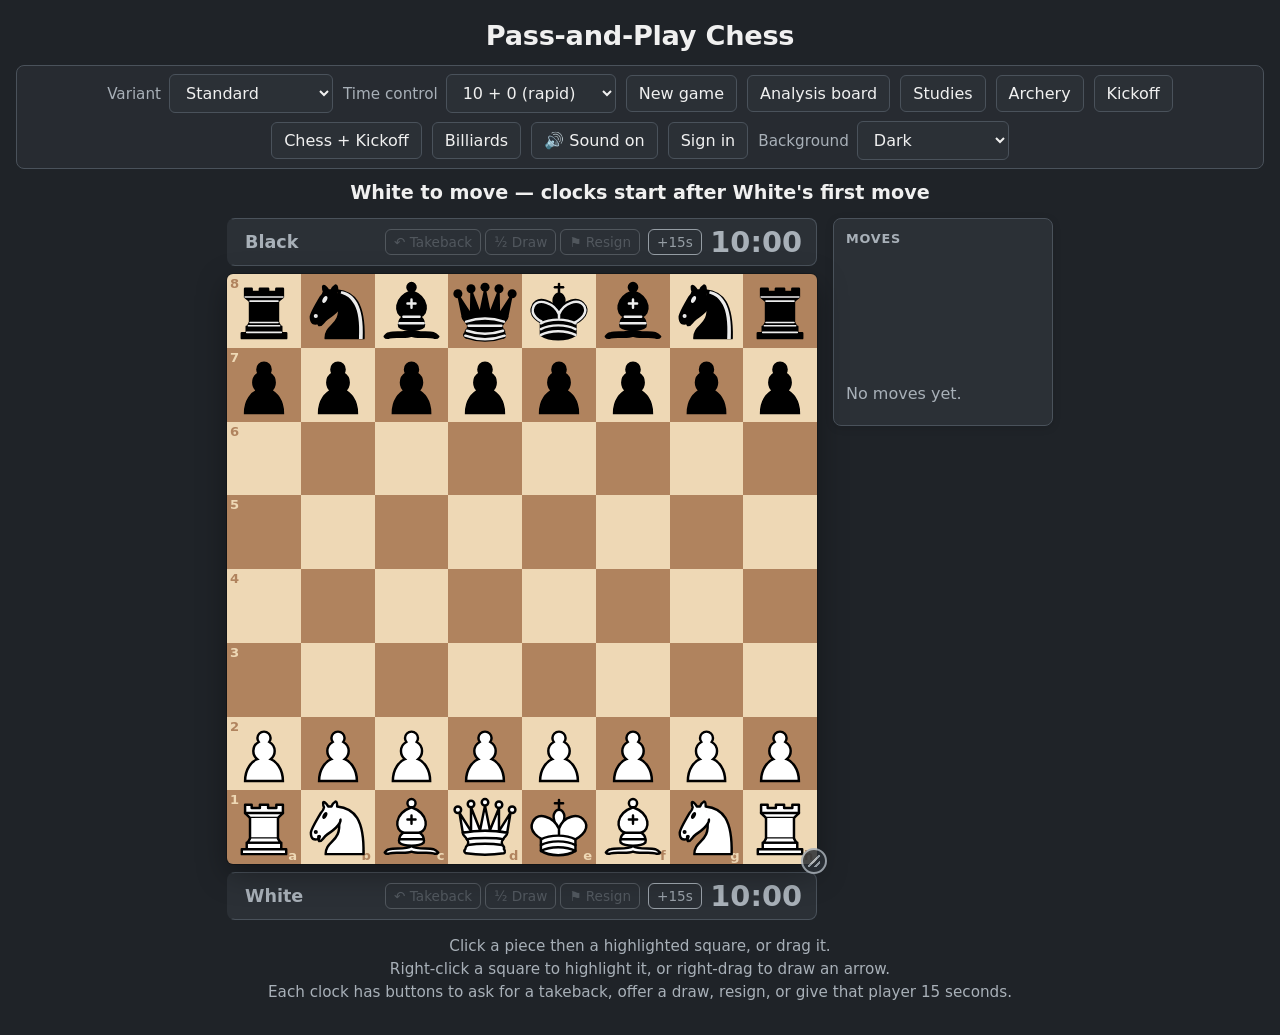
<file: index.html>
<!doctype html>
<html lang="en">
  <head>
    <meta charset="UTF-8" />
    <meta name="viewport" content="width=device-width, initial-scale=1.0" />
    <title>Pass-and-Play Chess</title>
    <script type="module" crossorigin src="./assets/main-BnnL6E4F.js"></script>
    <link rel="modulepreload" crossorigin href="./assets/theme-CQC3k702.js">
    <link rel="modulepreload" crossorigin href="./assets/game-BwX6zp-I.js">
    <link rel="modulepreload" crossorigin href="./assets/savedGames-BiBIwYpj.js">
    <link rel="modulepreload" crossorigin href="./assets/board-DEKA2QiQ.js">
    <link rel="modulepreload" crossorigin href="./assets/moveList-DzFQlob5.js">
    <link rel="modulepreload" crossorigin href="./assets/clock-CCob1xvT.js">
    <link rel="modulepreload" crossorigin href="./assets/prompt-BEpEtU9b.js">
    <link rel="modulepreload" crossorigin href="./assets/sounds-DctLc8dp.js">
    <link rel="stylesheet" crossorigin href="./assets/theme-BPK1Xv3y.css">
  </head>
  <body>
    <main class="app">
      <h1>Pass-and-Play Chess</h1>
      <p id="variant-rules" class="variant-rules" hidden></p>
      <div class="controls">
        <label>
          Variant
          <select id="variant"></select>
        </label>
        <label>
          Time control
          <select id="time-control"></select>
        </label>
        <button id="new-game" type="button">New game</button>
        <a id="analysis-link" class="button-link" href="analysis.html" target="_blank" rel="noopener"
          title="Opens in a new tab, so this game keeps going">Analysis board</a>
        <a class="button-link" href="study.html" target="_blank" rel="noopener"
          title="Opens in a new tab, so this game keeps going">Studies</a>
        <a class="button-link" href="archery.html" title="A mini-game: shoot the pawns storming your back rank">Archery</a>
        <a class="button-link" href="soccer.html" title="A two-player mini-game: flick chess pieces to score goals">Kickoff</a>
        <a class="button-link" href="chess-kickoff.html" title="Each turn: a chess move, then a flick at the ball, on one clock">Chess + Kickoff</a>
        <a class="button-link" href="billiards.html" title="Two-player 8-ball pool on one device">Billiards</a>
        <button id="sound-toggle" type="button" aria-pressed="true" title="Turn move sounds on or off">Sound on</button>
        <a id="account-link" class="button-link" href="account.html">Sign in</a>
        <label>
          Background
          <select id="background-mode">
            <option value="dark">Dark</option>
            <option value="light">Light</option>
            <option value="custom">Custom color</option>
            <option value="image">Image</option>
          </select>
        </label>
      </div>
      <div id="custom-time-options" class="options-panel" hidden>
        <div class="custom-time-fields">
          <label>
            Minutes each
            <input id="custom-minutes" type="number" min="0.5" max="180" step="0.5" value="7" inputmode="decimal" />
          </label>
          <label>
            Increment (seconds)
            <input id="custom-increment" type="number" min="0" max="60" step="1" value="3" inputmode="numeric" />
          </label>
        </div>
        <p id="custom-time-message" class="panel-message error" aria-live="polite"></p>
      </div>
      <div id="custom-color-options" class="options-panel" hidden>
        <label class="slider-row">
          <span>Red</span>
          <input id="custom-r" type="range" min="0" max="255" />
          <output for="custom-r"></output>
        </label>
        <label class="slider-row">
          <span>Green</span>
          <input id="custom-g" type="range" min="0" max="255" />
          <output for="custom-g"></output>
        </label>
        <label class="slider-row">
          <span>Blue</span>
          <input id="custom-b" type="range" min="0" max="255" />
          <output for="custom-b"></output>
        </label>
      </div>
      <div id="image-options" class="options-panel" hidden>
        <label class="file-button">
          Choose image…
          <input id="background-image" type="file" accept="image/*" />
        </label>
        <p id="image-message" class="panel-message" aria-live="polite"></p>
      </div>
      <p id="status" class="status" aria-live="polite"></p>
      <p id="variant-status" class="variant-status" hidden></p>
      <div class="game-layout">
        <div class="play-area">
          <div id="clock-b" class="clock" aria-label="Black's clock">
            <span class="clock-name">Black</span>
            <div class="player-actions" role="group" aria-label="Black's options">
              <button type="button" data-action="takeback" data-color="b" title="Black: ask to take back your last move">
                ↶<span class="action-text"> Takeback</span>
              </button>
              <button type="button" data-action="draw" data-color="b" title="Black: offer a draw">
                ½<span class="action-text"> Draw</span>
              </button>
              <button type="button" data-action="resign" data-color="b" title="Black: resign">
                ⚑<span class="action-text"> Resign</span>
              </button>
            </div>
            <button type="button" class="add-time" data-action="add-time" data-color="b" title="Give Black 15 more seconds">
              +15s
            </button>
            <span class="clock-time"></span>
          </div>
          <div id="pocket-b" class="pocket" role="group" aria-label="Black's hand" hidden></div>
          <div id="board-container" class="board-container"></div>
          <div id="pocket-w" class="pocket" role="group" aria-label="White's hand" hidden></div>
          <div id="clock-w" class="clock" aria-label="White's clock">
            <span class="clock-name">White</span>
            <div class="player-actions" role="group" aria-label="White's options">
              <button type="button" data-action="takeback" data-color="w" title="White: ask to take back your last move">
                ↶<span class="action-text"> Takeback</span>
              </button>
              <button type="button" data-action="draw" data-color="w" title="White: offer a draw">
                ½<span class="action-text"> Draw</span>
              </button>
              <button type="button" data-action="resign" data-color="w" title="White: resign">
                ⚑<span class="action-text"> Resign</span>
              </button>
            </div>
            <button type="button" class="add-time" data-action="add-time" data-color="w" title="Give White 15 more seconds">
              +15s
            </button>
            <span class="clock-time"></span>
          </div>
        </div>
        <aside class="panel game-moves" aria-label="Moves">
          <h2>Moves</h2>
          <ol id="move-list" class="move-list"></ol>
          <p id="move-list-empty" class="empty-message">No moves yet.</p>
        </aside>
      </div>
      <p class="hint">
        Click a piece then a highlighted square, or drag it.<br />
        Right-click a square to highlight it, or right-drag to draw an arrow.<br />
        Each clock has buttons to ask for a takeback, offer a draw, resign, or give that player 15 seconds.
      </p>
    </main>
  </body>
</html>
</file>
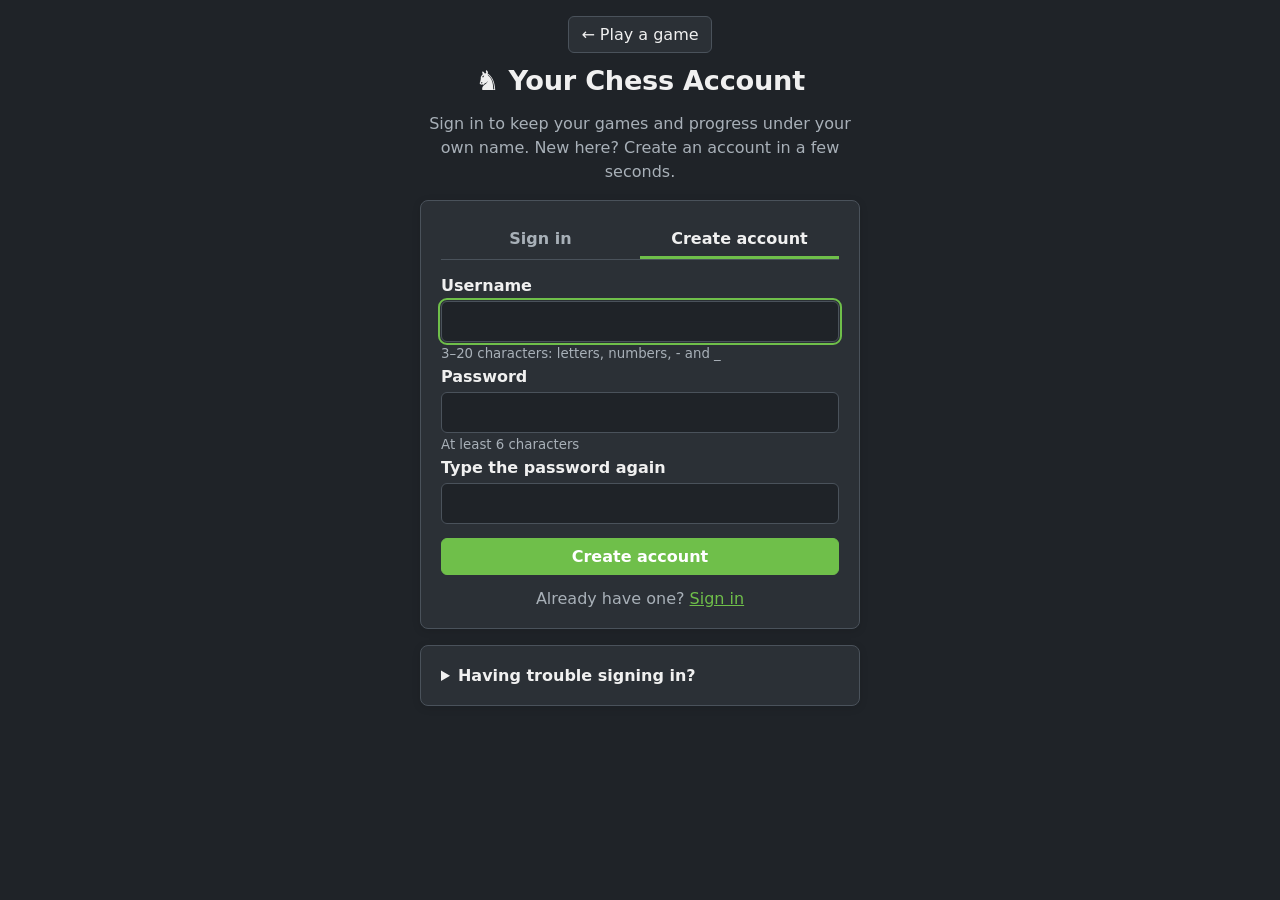
<file: account.html>
<!doctype html>
<html lang="en">
  <head>
    <meta charset="UTF-8" />
    <meta name="viewport" content="width=device-width, initial-scale=1.0" />
    <title>Sign In</title>
    <script type="module" crossorigin src="./assets/account-DI2JWpjL.js"></script>
    <link rel="modulepreload" crossorigin href="./assets/theme-CQC3k702.js">
    <link rel="modulepreload" crossorigin href="./assets/game-BwX6zp-I.js">
    <link rel="modulepreload" crossorigin href="./assets/savedGames-BiBIwYpj.js">
    <link rel="stylesheet" crossorigin href="./assets/theme-BPK1Xv3y.css">
  </head>
  <body>
    <main class="app account-page">
      <header class="page-header">
        <a class="button-link" href="./">← Play a game</a>
        <h1>♞ Your Chess Account</h1>
      </header>
      <p class="account-intro">
        Sign in to keep your games and progress under your own name. New here? Create an account in a few seconds.
      </p>

      <section id="signed-in-panel" class="panel account-panel" hidden>
        <p class="account-welcome">Signed in as <strong id="signed-in-name"></strong></p>
        <a class="button-link primary-link" href="./">Play a game</a>
        <button id="sign-out" type="button">Sign out</button>
      </section>

      <section id="games-panel" class="panel account-panel" aria-labelledby="games-heading" hidden>
        <h2 id="games-heading" class="panel-heading">My games</h2>
        <ol id="games-list" class="games-list"></ol>
        <p id="games-empty" class="empty-message">
          No games yet. Finish a game while signed in (checkmate, draw, resign or time) and it shows up here.
        </p>
      </section>

      <section id="forms-panel" class="panel account-panel">
        <div class="account-tabs" role="tablist" aria-label="Sign in or create an account">
          <button id="sign-in-tab" type="button" role="tab" aria-controls="sign-in-form">Sign in</button>
          <button id="register-tab" type="button" role="tab" aria-controls="register-form">Create account</button>
        </div>

        <form id="sign-in-form" class="account-form" novalidate>
          <label for="sign-in-username">Username</label>
          <input id="sign-in-username" type="text" autocomplete="username" maxlength="20" />
          <label for="sign-in-password">Password</label>
          <input id="sign-in-password" type="password" autocomplete="current-password" />
          <p id="sign-in-message" class="panel-message error" aria-live="polite"></p>
          <button type="submit" class="primary">Sign in</button>
          <p class="form-switch">No account yet? <button type="button" class="link-button" data-show="register">Create one</button></p>
        </form>

        <form id="register-form" class="account-form" novalidate hidden>
          <label for="register-username">Username</label>
          <input id="register-username" type="text" autocomplete="username" maxlength="20" aria-describedby="username-rules" />
          <small id="username-rules" class="field-hint">3–20 characters: letters, numbers, - and _</small>
          <label for="register-password">Password</label>
          <input id="register-password" type="password" autocomplete="new-password" aria-describedby="password-rules" />
          <small id="password-rules" class="field-hint">At least 6 characters</small>
          <label for="register-confirm">Type the password again</label>
          <input id="register-confirm" type="password" autocomplete="new-password" />
          <p id="register-message" class="panel-message error" aria-live="polite"></p>
          <button type="submit" class="primary">Create account</button>
          <p class="form-switch">Already have one? <button type="button" class="link-button" data-show="sign-in">Sign in</button></p>
        </form>
      </section>

      <details class="panel account-help">
        <summary>Having trouble signing in?</summary>
        <ul>
          <li>
            <strong>Accounts live on this device.</strong> An account made on another phone, computer, or browser
            won't show up here. Create a new one on this device.
          </li>
          <li>Passwords are case-sensitive. Check that Caps Lock is off.</li>
          <li>Usernames are not case-sensitive, so “Arush” and “arush” are the same account.</li>
          <li>
            <strong>Forgot your password?</strong> It can't be recovered, because it is never stored as plain text.
            You can remove the account from this device and create it again with a new password.
            <form id="remove-form" class="remove-form" novalidate>
              <label for="remove-username">Username to remove</label>
              <input id="remove-username" type="text" maxlength="20" autocomplete="off" />
              <button type="submit">Remove account</button>
              <p id="remove-message" class="panel-message" aria-live="polite"></p>
            </form>
          </li>
        </ul>
      </details>
    </main>
  </body>
</html>
</file>
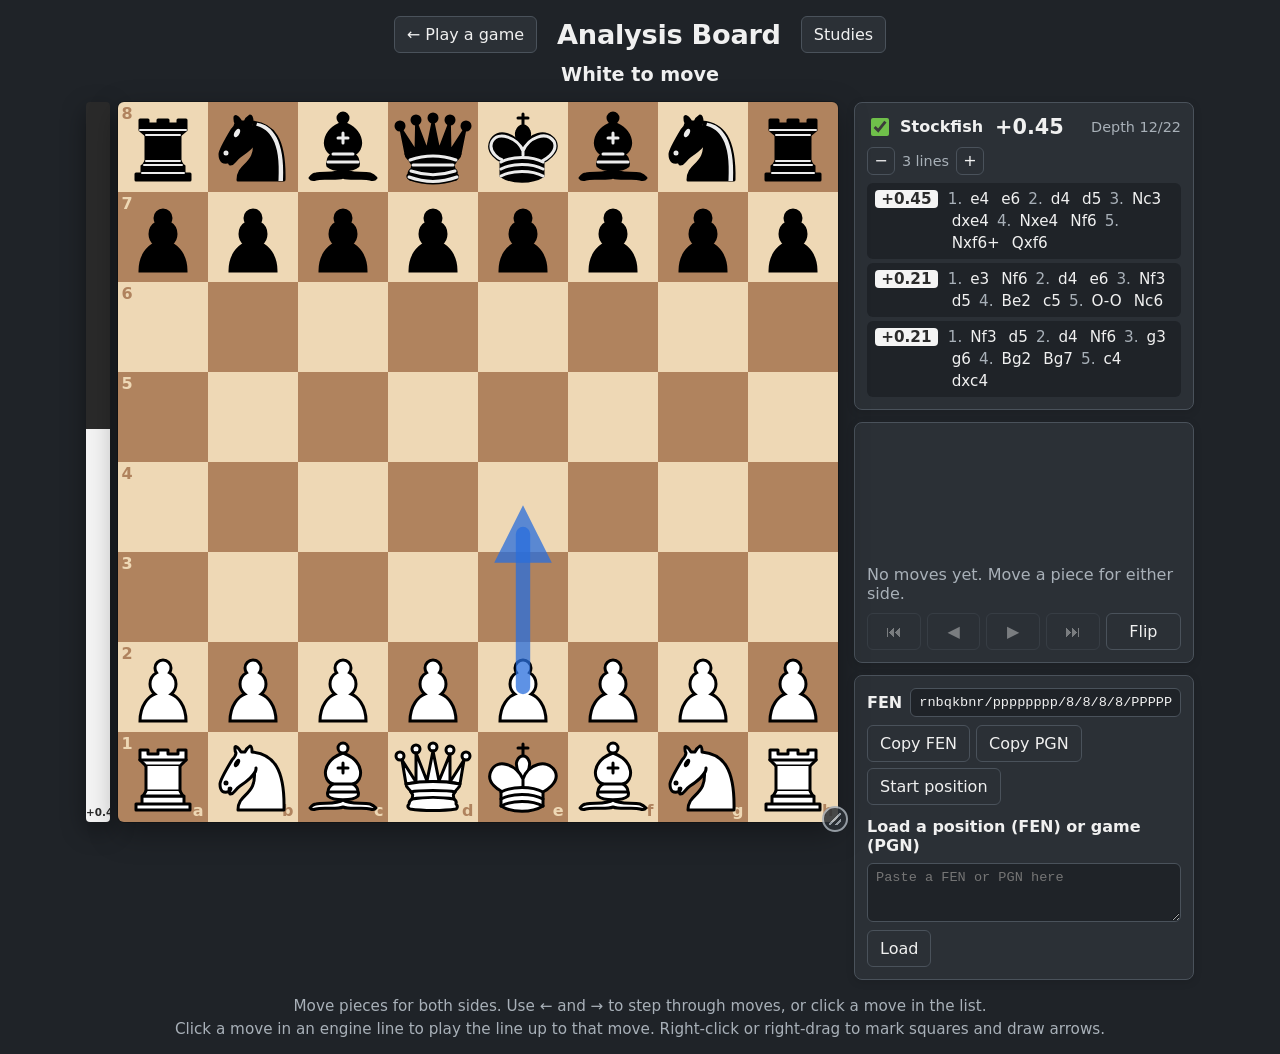
<file: analysis.html>
<!doctype html>
<html lang="en" class="analysis-root">
  <head>
    <meta charset="UTF-8" />
    <meta name="viewport" content="width=device-width, initial-scale=1.0" />
    <title>Analysis Board</title>
    <script type="module" crossorigin src="./assets/analysis-DxcbaU46.js"></script>
    <link rel="modulepreload" crossorigin href="./assets/theme-CQC3k702.js">
    <link rel="modulepreload" crossorigin href="./assets/game-BwX6zp-I.js">
    <link rel="modulepreload" crossorigin href="./assets/board-DEKA2QiQ.js">
    <link rel="modulepreload" crossorigin href="./assets/moveList-DzFQlob5.js">
    <link rel="modulepreload" crossorigin href="./assets/enginePanel-DqGIf9FE.js">
    <link rel="stylesheet" crossorigin href="./assets/theme-BPK1Xv3y.css">
  </head>
  <body>
    <main class="app analysis-page">
      <header class="page-header">
        <a class="button-link" href="./">← Play a game</a>
        <h1>Analysis Board</h1>
        <a class="button-link" href="study.html">Studies</a>
      </header>
      <p id="status" class="status" aria-live="polite"></p>
      <div class="analysis-layout">
        <div class="board-column">
          <div id="eval-bar" class="eval-bar" role="img" aria-label="Evaluation bar">
            <div class="eval-bar-white"></div>
            <span class="eval-bar-label"></span>
          </div>
          <div id="board-container" class="board-container"></div>
        </div>

        <aside class="side-panel">
          <section class="panel engine-panel" aria-label="Engine">
            <div class="engine-header">
              <label class="toggle">
                <input id="engine-toggle" type="checkbox" checked />
                <span>Stockfish</span>
              </label>
              <span id="engine-score" class="engine-score"></span>
              <span id="engine-status" class="engine-status" aria-live="polite"></span>
              <span class="line-count" role="group" aria-label="Number of engine lines">
                <button id="engine-fewer-lines" type="button" title="Show fewer lines" aria-label="Show fewer lines">−</button>
                <span id="engine-line-count" aria-live="polite"></span>
                <button id="engine-more-lines" type="button" title="Show more lines" aria-label="Show more lines">+</button>
              </span>
            </div>
            <ol id="engine-lines" class="engine-lines"></ol>
          </section>

          <section class="panel moves-panel" aria-label="Moves">
            <ol id="move-list" class="move-list"></ol>
            <p id="move-list-empty" class="empty-message">No moves yet. Move a piece for either side.</p>
            <div class="nav-buttons">
              <button id="nav-start" type="button" title="First position (Home)" aria-label="First position">⏮</button>
              <button id="nav-back" type="button" title="Back one move (←)" aria-label="Back one move">◀</button>
              <button id="nav-forward" type="button" title="Forward one move (→)" aria-label="Forward one move">▶</button>
              <button id="nav-end" type="button" title="Last position (End)" aria-label="Last position">⏭</button>
              <button id="flip" type="button" title="Flip board (F)">Flip</button>
            </div>
          </section>

          <section class="panel tools-panel" aria-label="Position">
            <label class="fen-row">
              FEN
              <input id="fen-output" type="text" readonly spellcheck="false" />
            </label>
            <div class="tool-buttons">
              <button id="copy-fen" type="button">Copy FEN</button>
              <button id="copy-pgn" type="button">Copy PGN</button>
              <button id="reset" type="button">Start position</button>
            </div>
            <label class="load-label" for="load-input">Load a position (FEN) or game (PGN)</label>
            <textarea id="load-input" rows="3" spellcheck="false" placeholder="Paste a FEN or PGN here"></textarea>
            <div class="tool-buttons">
              <button id="load" type="button">Load</button>
            </div>
            <p id="tools-message" class="panel-message" aria-live="polite"></p>
          </section>
        </aside>
      </div>
      <p class="hint">
        Move pieces for both sides. Use ← and → to step through moves, or click a move in the list.<br />
        Click a move in an engine line to play the line up to that move. Right-click or right-drag to mark squares and draw arrows.
      </p>
    </main>
  </body>
</html>
</file>
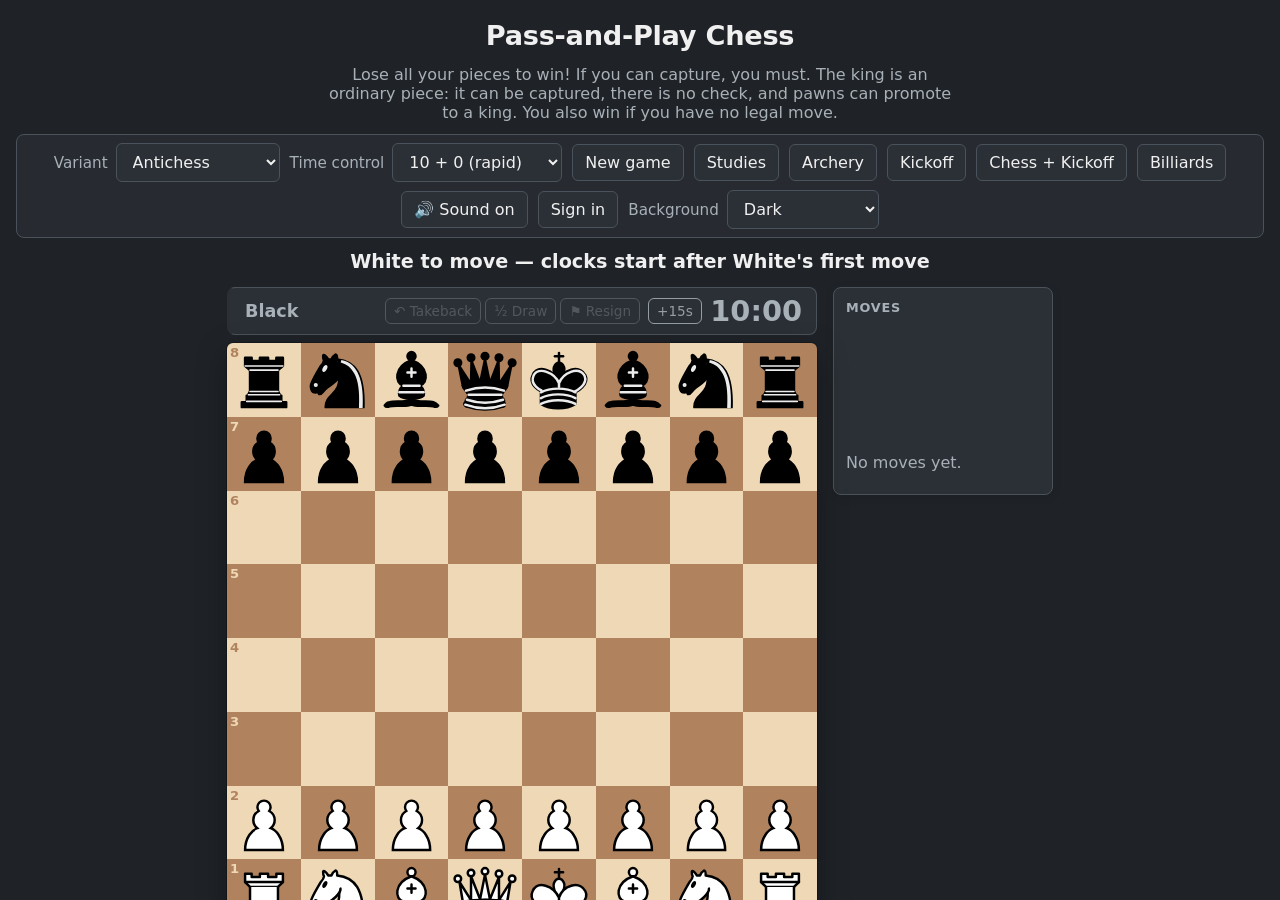
<file: antichess.html>
<!doctype html>
<html lang="en">
  <head>
    <meta charset="UTF-8" />
    <meta name="viewport" content="width=device-width, initial-scale=1.0" />
    <title>Antichess</title>
    <!-- Antichess is now picked from the Variant menu on the game page; this keeps old links working. -->
    <meta http-equiv="refresh" content="0; url=./#variant=antichess" />
  </head>
  <body>
    <p><a href="./#variant=antichess">Antichess has moved to the game page's Variant menu.</a></p>
  </body>
</html>
</file>
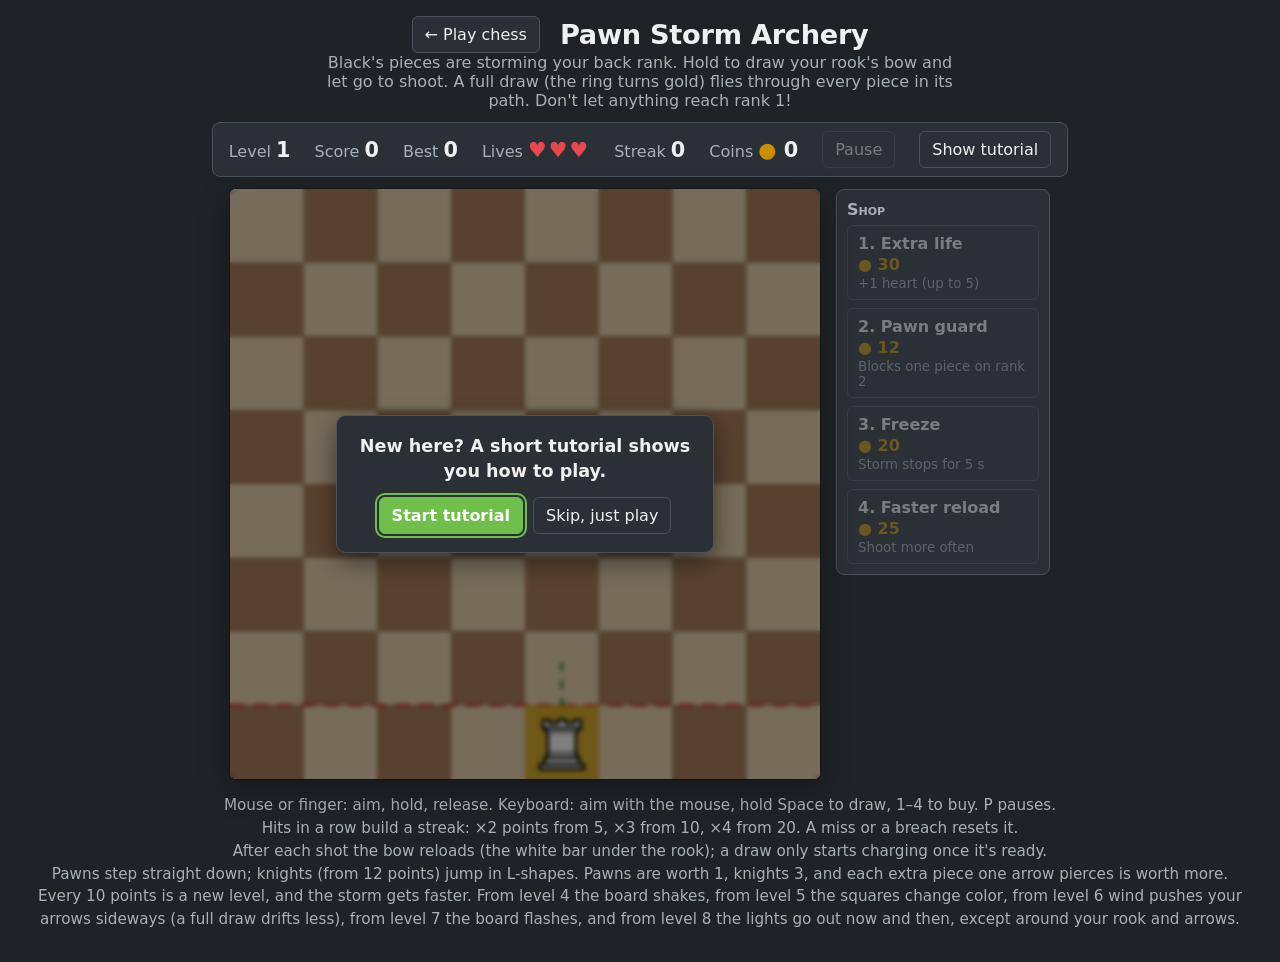
<file: archery.html>
<!doctype html>
<html lang="en">
  <head>
    <meta charset="UTF-8" />
    <meta name="viewport" content="width=device-width, initial-scale=1.0" />
    <title>Pawn Storm Archery</title>
    <script type="module" crossorigin src="./assets/archery--1IIbwGb.js"></script>
    <link rel="modulepreload" crossorigin href="./assets/theme-CQC3k702.js">
    <link rel="modulepreload" crossorigin href="./assets/prompt-BEpEtU9b.js">
    <link rel="stylesheet" crossorigin href="./assets/theme-BPK1Xv3y.css">
  </head>
  <body>
    <main class="app archery-page">
      <header class="page-header">
        <a class="button-link" href="./">← Play chess</a>
        <h1>Pawn Storm Archery</h1>
      </header>
      <p class="variant-rules">
        Black's pieces are storming your back rank. Hold to draw your rook's bow and let go to shoot. A full draw
        (the ring turns gold) flies through every piece in its path. Don't let anything reach rank 1!
      </p>
      <div class="archery-hud" aria-live="polite">
        <span>Level <strong id="archery-level">1</strong></span>
        <span>Score <strong id="archery-score">0</strong></span>
        <span>Best <strong id="archery-best">0</strong></span>
        <span>Lives <strong id="archery-lives" class="archery-lives"></strong></span>
        <span>Streak <strong id="archery-streak">0</strong> <em id="archery-multiplier" class="archery-multiplier"></em></span>
        <span>Coins <strong id="archery-coins" class="archery-coins">0</strong></span>
        <button id="archery-pause" type="button">Pause</button>
        <button id="archery-how-to" type="button">Show tutorial</button>
      </div>
      <div id="archery-tutorial" class="archery-tutorial" role="status" hidden>
        <span id="archery-tutorial-step" class="archery-tutorial-step"></span>
        <p id="archery-tutorial-text"></p>
        <button id="archery-tutorial-skip" type="button">Skip tutorial</button>
      </div>
      <div class="archery-play">
        <div id="archery-board" class="board-container archery-board">
          <canvas id="archery-canvas" aria-label="Archery board: aim with the pointer, hold to draw, release to shoot"></canvas>
        </div>
        <section class="archery-shop" aria-label="Shop">
          <h2>Shop</h2>
          <div id="archery-shop-items" class="archery-shop-items"></div>
        </section>
      </div>
      <p class="hint">
        Mouse or finger: aim, hold, release. Keyboard: aim with the mouse, hold Space to draw, 1–4 to buy. P pauses.<br />
        Hits in a row build a streak: ×2 points from 5, ×3 from 10, ×4 from 20. A miss or a breach resets it.<br />
        After each shot the bow reloads (the white bar under the rook); a draw only starts charging once it's ready.<br />
        Pawns step straight down; knights (from 12 points) jump in L-shapes. Pawns are worth 1, knights 3, and
        each extra piece one arrow pierces is worth more.<br />
        Every 10 points is a new level, and the storm gets faster. From level 4 the board shakes, from level 5 the
        squares change color, from level 6 wind pushes your arrows sideways (a full draw drifts less), from level 7
        the board flashes, and from level 8 the lights go out now and then, except around your rook and arrows.
      </p>
    </main>
  </body>
</html>
</file>
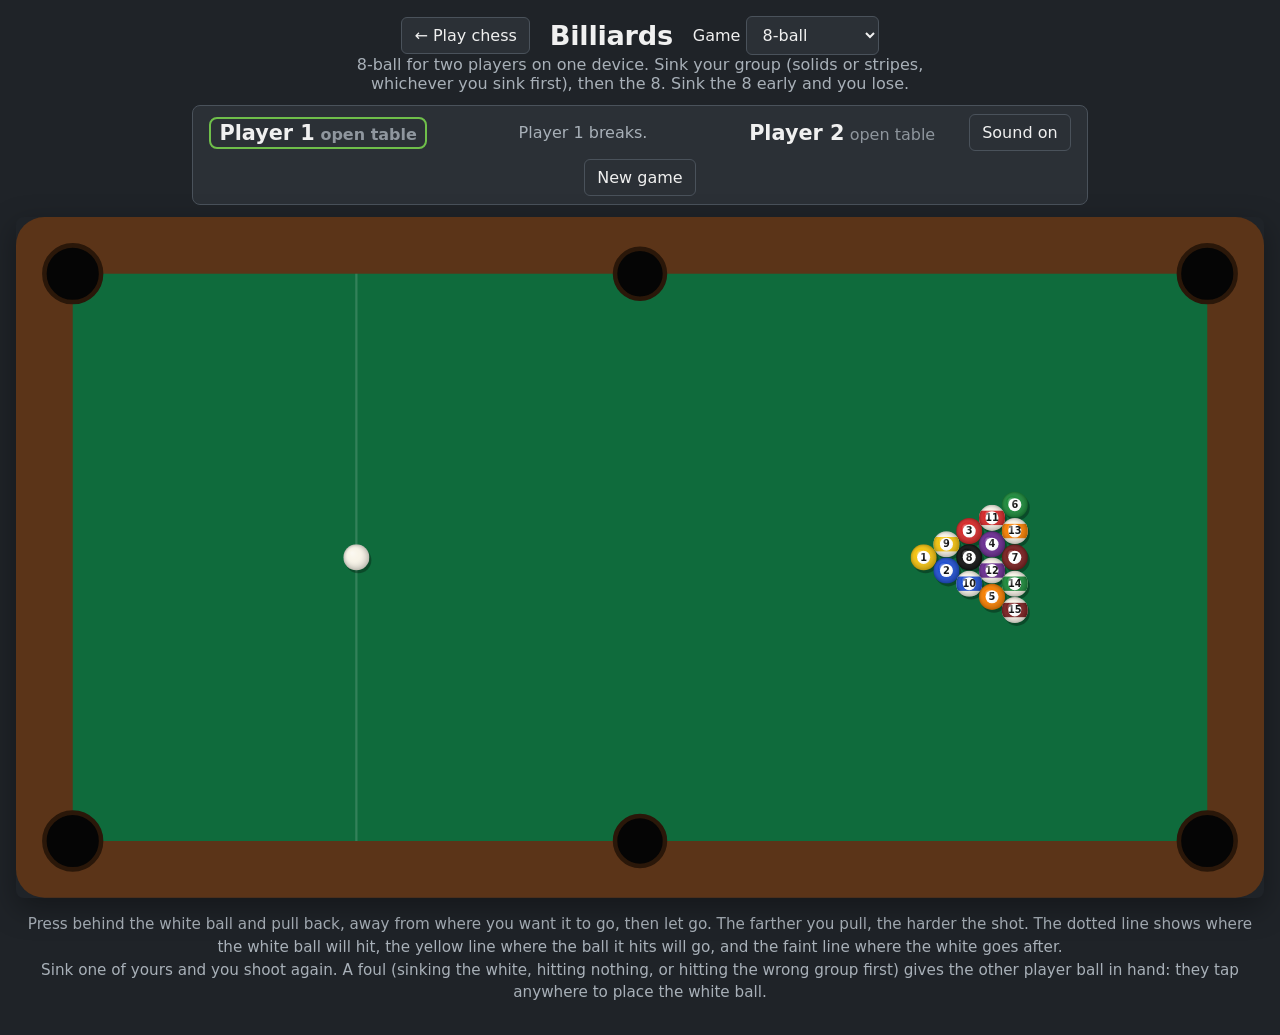
<file: billiards.html>
<!doctype html>
<html lang="en">
  <head>
    <meta charset="UTF-8" />
    <meta name="viewport" content="width=device-width, initial-scale=1.0" />
    <title>Billiards</title>
    <script type="module" crossorigin src="./assets/billiards-Blnww4Zl.js"></script>
    <link rel="modulepreload" crossorigin href="./assets/theme-CQC3k702.js">
    <link rel="modulepreload" crossorigin href="./assets/prompt-BEpEtU9b.js">
    <link rel="modulepreload" crossorigin href="./assets/sounds-DctLc8dp.js">
    <link rel="modulepreload" crossorigin href="./assets/poolSounds-CwWDwTEW.js">
    <link rel="stylesheet" crossorigin href="./assets/theme-BPK1Xv3y.css">
  </head>
  <body>
    <main class="app billiards-page">
      <header class="page-header">
        <a class="button-link" href="./">← Play chess</a>
        <h1>Billiards</h1>
        <label>
          Game
          <select id="billiards-mode">
            <option value="eight">8-ball</option>
            <option value="chess">Chess Pool</option>
          </select>
        </label>
        <label data-mode="chess" hidden>
          Opponent
          <select id="billiards-opponent">
            <option value="computer">Computer (plays Black)</option>
            <option value="two">2 players, one device</option>
          </select>
        </label>
      </header>
      <p class="variant-rules" data-mode="eight">
        8-ball for two players on one device. Sink your group (solids or stripes, whichever you sink first), then
        the 8. Sink the 8 early and you lose.
      </p>
      <p class="variant-rules" data-mode="chess" hidden>
        Chess Pool against the computer or a friend on the same device. Shoot the white ball to knock the other
        side's pieces into the pockets. Their King goes last, like the 8-ball: once all their other pieces are sunk,
        sink the King on a later shot to win. Sink it early (or sink your own King) and you lose.
      </p>
      <div class="archery-hud billiards-hud">
        <span id="billiards-player-0" class="billiards-player"
          ><strong id="billiards-name-0">Player 1</strong> <em id="billiards-group-0"></em
        ></span>
        <span id="billiards-status" class="billiards-status" aria-live="polite"></span>
        <span id="billiards-player-1" class="billiards-player"
          ><strong id="billiards-name-1">Player 2</strong> <em id="billiards-group-1"></em
        ></span>
        <button id="billiards-sound" type="button" aria-pressed="true">Sound on</button>
        <button id="billiards-new-game" type="button">New game</button>
      </div>
      <div id="billiards-table" class="billiards-table">
        <canvas id="billiards-canvas" aria-label="Pool table: press behind the white ball, pull back and let go to shoot"></canvas>
      </div>
      <p class="hint" data-mode="eight">
        Press behind the white ball and pull back, away from where you want it to go, then let go. The farther you
        pull, the harder the shot. The dotted line shows where the white ball will hit, the yellow line where the
        ball it hits will go, and the faint line where the white goes after.<br />
        Sink one of yours and you shoot again. A foul (sinking the white, hitting nothing, or hitting the wrong
        group first) gives the other player ball in hand: they tap anywhere to place the white ball.
      </p>
      <p class="hint" data-mode="chess" hidden>
        Press behind the white ball, pull back away from where you want it to go, and let go. The yellow line shows
        where the piece you'll hit goes.<br />
        Sink an enemy piece (and none of your own) to shoot again. If the white ball goes in, the other player has
        ball in hand: they tap anywhere to place it. Check: if the white ball stops within one square of your King,
        your King glows red and you may drag it anywhere open on your half before you shoot.<br />
        Pieces handle differently: pawns are light and scatter, knights spin when hit off-center and curve, rooks are
        heavy, the queen is lively, and the King is the heaviest.
      </p>
    </main>
  </body>
</html>
</file>
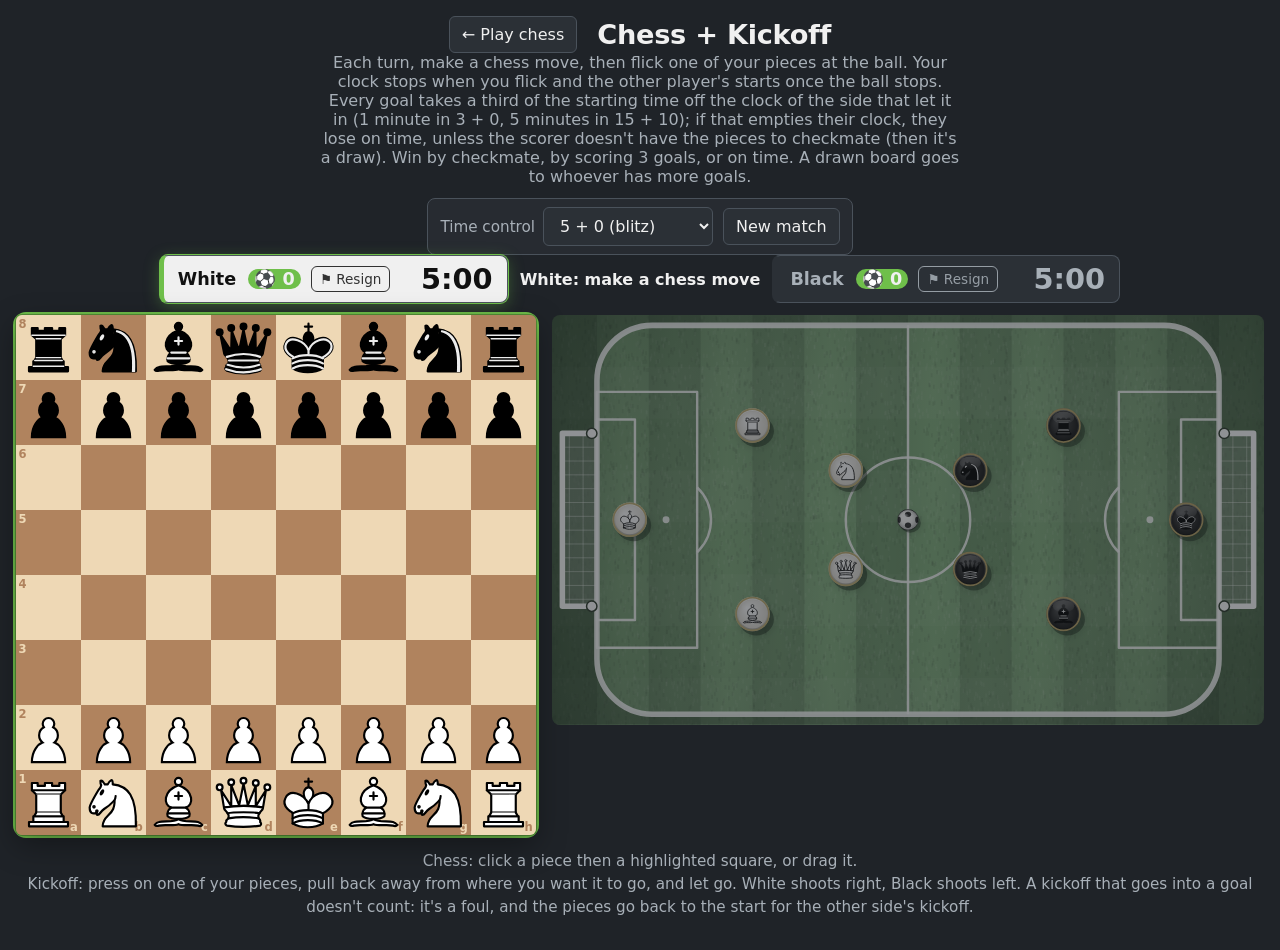
<file: chess-kickoff.html>
<!doctype html>
<html lang="en">
  <head>
    <meta charset="UTF-8" />
    <meta name="viewport" content="width=device-width, initial-scale=1.0" />
    <title>Chess + Kickoff</title>
    <script type="module" crossorigin src="./assets/chessKickoff-C0ygRxay.js"></script>
    <link rel="modulepreload" crossorigin href="./assets/theme-CQC3k702.js">
    <link rel="modulepreload" crossorigin href="./assets/game-BwX6zp-I.js">
    <link rel="modulepreload" crossorigin href="./assets/board-DEKA2QiQ.js">
    <link rel="modulepreload" crossorigin href="./assets/clock-CCob1xvT.js">
    <link rel="modulepreload" crossorigin href="./assets/prompt-BEpEtU9b.js">
    <link rel="modulepreload" crossorigin href="./assets/sounds-DctLc8dp.js">
    <link rel="modulepreload" crossorigin href="./assets/poolSounds-CwWDwTEW.js">
    <link rel="modulepreload" crossorigin href="./assets/kickoffField-tuH5qi37.js">
    <link rel="stylesheet" crossorigin href="./assets/theme-BPK1Xv3y.css">
  </head>
  <body>
    <main class="app duel-page">
      <header class="page-header">
        <a class="button-link" href="./">← Play chess</a>
        <h1>Chess + Kickoff</h1>
      </header>
      <p class="variant-rules">
        Each turn, make a chess move, then flick one of your pieces at the ball. Your clock stops when you flick
        and the other player's starts once the ball stops. Every goal takes a third of the starting time off the
        clock of the side that let it in (1 minute in 3 + 0, 5 minutes in 15 + 10); if that empties their clock, they
        lose on time, unless the scorer doesn't have the pieces to checkmate (then it's a draw).
        Win by checkmate, by scoring 3 goals, or on time. A drawn board goes to whoever has more goals.
      </p>
      <div class="controls">
        <label>
          Time control
          <select id="duel-time-control"></select>
        </label>
        <button id="duel-new-match" type="button">New match</button>
      </div>
      <div class="duel-clocks">
        <div id="duel-clock-w" class="clock" aria-label="White's clock">
          <span class="clock-name">White <span class="duel-goals" id="duel-goals-w">0</span></span>
          <button type="button" data-resign="w" title="White: resign">⚑<span class="action-text"> Resign</span></button>
          <span class="clock-time"></span>
        </div>
        <p id="duel-status" class="duel-status" aria-live="polite"></p>
        <div id="duel-clock-b" class="clock" aria-label="Black's clock">
          <span class="clock-name">Black <span class="duel-goals" id="duel-goals-b">0</span></span>
          <button type="button" data-resign="b" title="Black: resign">⚑<span class="action-text"> Resign</span></button>
          <span class="clock-time"></span>
        </div>
      </div>
      <div id="duel-layout" class="duel-layout">
        <section id="duel-board-area" class="duel-area" aria-label="Chess board">
          <div id="board-container" class="board-container"></div>
        </section>
        <section id="duel-field-area" class="duel-area duel-field" aria-label="Kickoff field">
          <canvas id="duel-canvas" aria-label="Soccer field: drag back from one of your pieces and let go to flick it"></canvas>
        </section>
      </div>
      <p class="hint">
        Chess: click a piece then a highlighted square, or drag it.<br />
        Kickoff: press on one of your pieces, pull back away from where you want it to go, and let go. White shoots
        right, Black shoots left. A kickoff that goes into a goal doesn't count: it's a foul, and the pieces go back to the
        start for the other side's kickoff.
      </p>
    </main>
  </body>
</html>
</file>
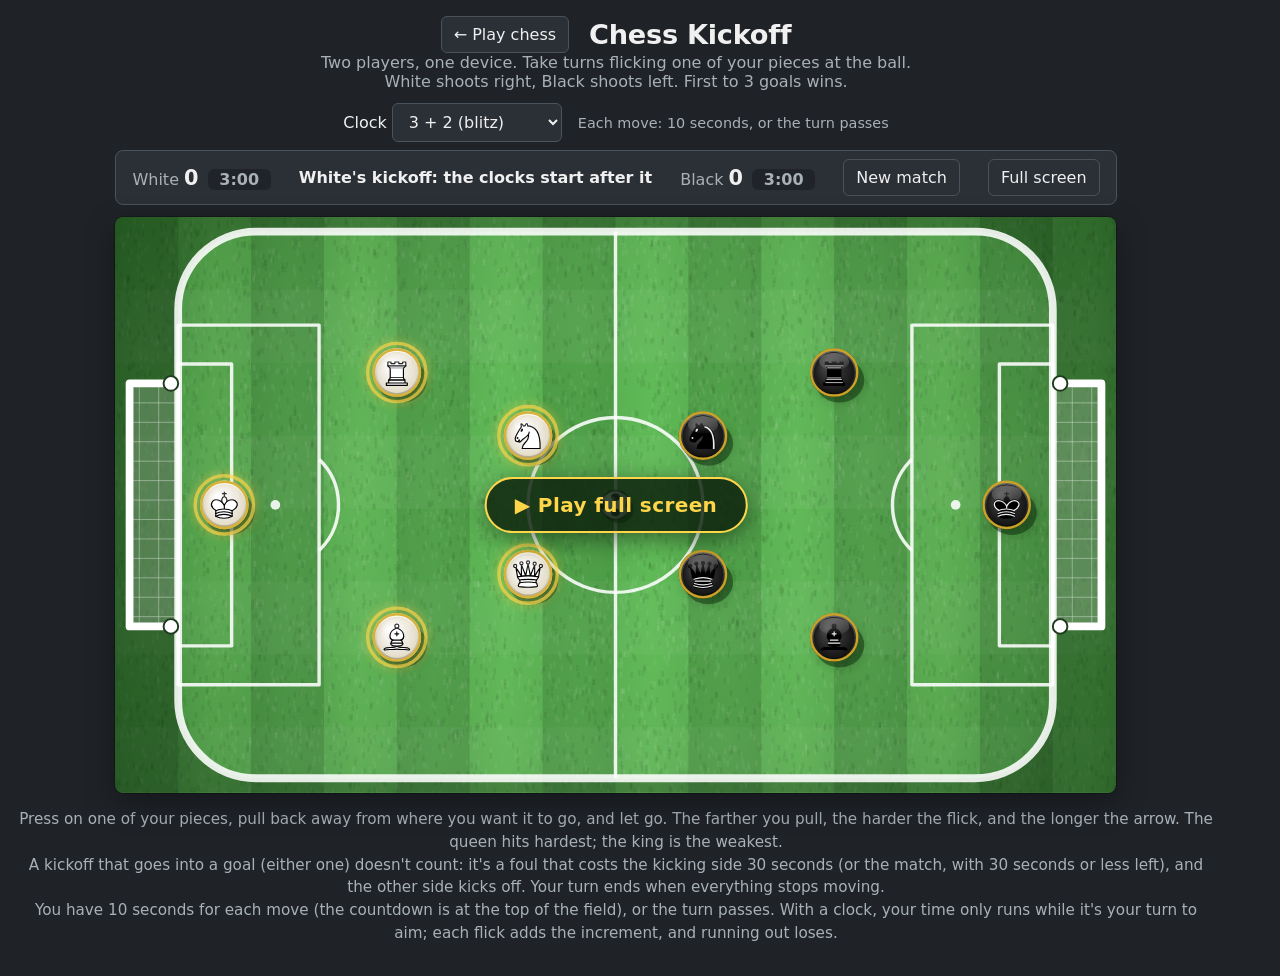
<file: soccer.html>
<!doctype html>
<html lang="en">
  <head>
    <meta charset="UTF-8" />
    <meta name="viewport" content="width=device-width, initial-scale=1.0" />
    <title>Chess Kickoff</title>
    <script type="module" crossorigin src="./assets/soccer-DJcI2L3H.js"></script>
    <link rel="modulepreload" crossorigin href="./assets/theme-CQC3k702.js">
    <link rel="modulepreload" crossorigin href="./assets/game-BwX6zp-I.js">
    <link rel="modulepreload" crossorigin href="./assets/clock-CCob1xvT.js">
    <link rel="modulepreload" crossorigin href="./assets/prompt-BEpEtU9b.js">
    <link rel="modulepreload" crossorigin href="./assets/sounds-DctLc8dp.js">
    <link rel="modulepreload" crossorigin href="./assets/poolSounds-CwWDwTEW.js">
    <link rel="modulepreload" crossorigin href="./assets/kickoffField-tuH5qi37.js">
    <link rel="stylesheet" crossorigin href="./assets/theme-BPK1Xv3y.css">
  </head>
  <body>
    <main class="app soccer-page">
      <header class="page-header">
        <a class="button-link" href="./">← Play chess</a>
        <h1>Chess Kickoff</h1>
      </header>
      <p class="variant-rules">
        Two players, one device. Take turns flicking one of your pieces at the ball. White shoots right, Black
        shoots left. First to 3 goals wins.
      </p>
      <div class="soccer-settings">
        <label>
          Clock
          <select id="soccer-time-control"></select>
        </label>
        <span class="soccer-move-note">Each move: 10 seconds, or the turn passes</span>
      </div>
      <div id="soccer-custom-time" class="options-panel" hidden>
        <div class="custom-time-fields">
          <label>
            Minutes each
            <input id="soccer-custom-minutes" type="number" min="0.5" max="180" step="0.5" value="5" inputmode="decimal" />
          </label>
          <label>
            Increment (seconds)
            <input id="soccer-custom-increment" type="number" min="0" max="60" step="1" value="3" inputmode="numeric" />
          </label>
          <button id="soccer-custom-start" type="button">Start match</button>
        </div>
        <p id="soccer-custom-message" class="panel-message error" aria-live="polite"></p>
      </div>
      <div id="soccer-stage" class="soccer-stage">
        <div class="archery-hud soccer-hud">
          <span id="soccer-side-w" class="soccer-side"
            >White <strong id="soccer-score-w">0</strong> <span id="soccer-clock-w" class="soccer-clock"></span
          ></span>
          <span id="soccer-status" class="soccer-status" aria-live="polite"></span>
          <span id="soccer-side-b" class="soccer-side"
            >Black <strong id="soccer-score-b">0</strong> <span id="soccer-clock-b" class="soccer-clock"></span
          ></span>
          <button id="soccer-new-match" type="button">New match</button>
          <button id="soccer-fullscreen" type="button" aria-pressed="false">Full screen</button>
        </div>
        <div id="soccer-field" class="soccer-field">
          <canvas id="soccer-canvas" aria-label="Soccer field: drag back from one of your pieces and let go to flick it"></canvas>
          <button id="soccer-play" class="soccer-play" type="button">▶ Play full screen</button>
        </div>
        <p class="soccer-rotate-hint">Turn your phone sideways for a bigger field.</p>
      </div>
      <p class="hint">
        Press on one of your pieces, pull back away from where you want it to go, and let go. The farther you
        pull, the harder the flick, and the longer the arrow. The queen hits hardest; the king is the weakest.<br />
        A kickoff that goes into a goal (either one) doesn't count: it's a foul that costs the kicking side 30 seconds
        (or the match, with 30 seconds or less left), and the other side kicks off. Your turn ends when everything
        stops moving.<br />
        You have 10 seconds for each move (the countdown is at the top of the field), or the turn passes. With a clock,
        your time only runs while it's your turn to aim; each flick adds the increment, and running out loses.
      </p>
    </main>
  </body>
</html>
</file>
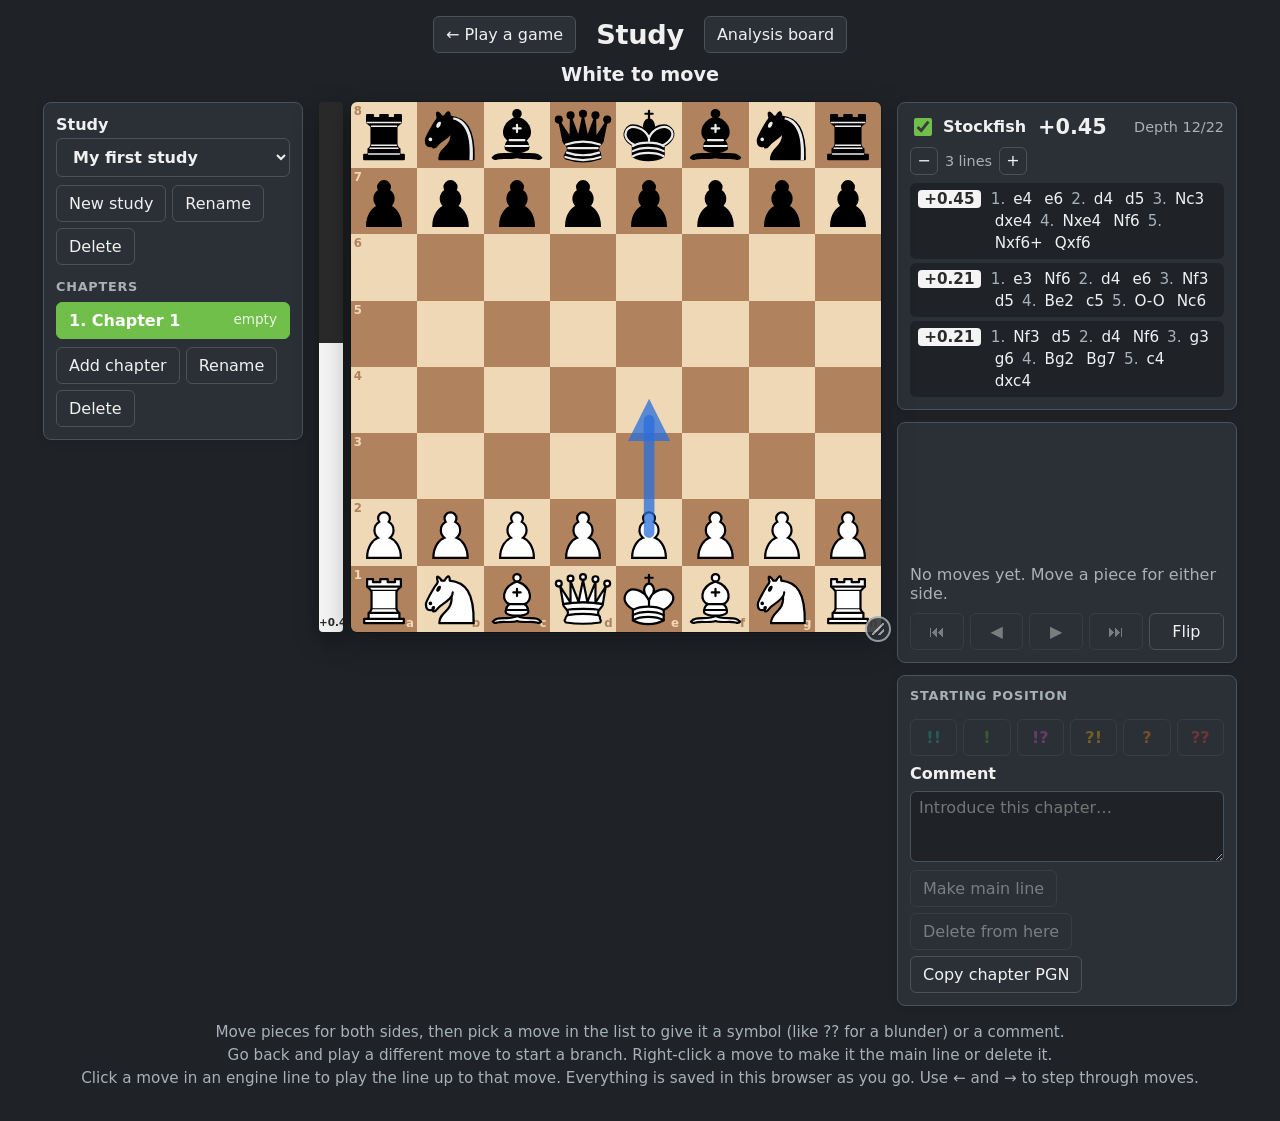
<file: study.html>
<!doctype html>
<html lang="en" class="analysis-root study-root">
  <head>
    <meta charset="UTF-8" />
    <meta name="viewport" content="width=device-width, initial-scale=1.0" />
    <title>Study</title>
    <script type="module" crossorigin src="./assets/study-BhFqWwAB.js"></script>
    <link rel="modulepreload" crossorigin href="./assets/theme-CQC3k702.js">
    <link rel="modulepreload" crossorigin href="./assets/game-BwX6zp-I.js">
    <link rel="modulepreload" crossorigin href="./assets/board-DEKA2QiQ.js">
    <link rel="modulepreload" crossorigin href="./assets/moveList-DzFQlob5.js">
    <link rel="modulepreload" crossorigin href="./assets/enginePanel-DqGIf9FE.js">
    <link rel="stylesheet" crossorigin href="./assets/theme-BPK1Xv3y.css">
  </head>
  <body>
    <main class="app analysis-page">
      <header class="page-header">
        <a class="button-link" href="./">← Play a game</a>
        <h1>Study</h1>
        <a class="button-link" href="analysis.html">Analysis board</a>
      </header>
      <p id="status" class="status" aria-live="polite"></p>
      <div class="study-layout">
        <aside class="panel chapters-panel" aria-label="Studies and chapters">
          <label class="study-picker">
            Study
            <select id="study-select"></select>
          </label>
          <div class="tool-buttons">
            <button id="new-study" type="button">New study</button>
            <button id="rename-study" type="button">Rename</button>
            <button id="delete-study" type="button">Delete</button>
          </div>

          <h2 class="panel-heading">Chapters</h2>
          <ol id="chapter-list" class="chapter-list"></ol>
          <div class="tool-buttons">
            <button id="add-chapter" type="button">Add chapter</button>
            <button id="rename-chapter" type="button">Rename</button>
            <button id="delete-chapter" type="button">Delete</button>
          </div>

          <form id="name-form" class="name-form" hidden>
            <label id="name-label" for="name-input">Name</label>
            <input id="name-input" type="text" maxlength="60" autocomplete="off" />
            <div id="chapter-start-fields" class="chapter-start-fields">
              <label for="chapter-start-input">Start from a FEN or PGN (optional)</label>
              <textarea
                id="chapter-start-input"
                rows="3"
                spellcheck="false"
                placeholder="Leave empty for the usual starting position"
              ></textarea>
            </div>
            <div class="tool-buttons">
              <button id="name-save" type="submit" class="primary">Save</button>
              <button id="name-cancel" type="button">Cancel</button>
            </div>
          </form>
          <p id="study-message" class="panel-message" aria-live="polite"></p>
        </aside>

        <div class="board-column study-board">
          <div id="eval-bar" class="eval-bar" role="img" aria-label="Evaluation bar">
            <div class="eval-bar-white"></div>
            <span class="eval-bar-label"></span>
          </div>
          <div id="board-container" class="board-container"></div>
        </div>

        <div class="side-panel study-side">
          <section class="panel engine-panel" aria-label="Engine">
            <div class="engine-header">
              <label class="toggle">
                <input id="engine-toggle" type="checkbox" checked />
                <span>Stockfish</span>
              </label>
              <span id="engine-score" class="engine-score"></span>
              <span id="engine-status" class="engine-status" aria-live="polite"></span>
              <span class="line-count" role="group" aria-label="Number of engine lines">
                <button id="engine-fewer-lines" type="button" title="Show fewer lines" aria-label="Show fewer lines">−</button>
                <span id="engine-line-count" aria-live="polite"></span>
                <button id="engine-more-lines" type="button" title="Show more lines" aria-label="Show more lines">+</button>
              </span>
            </div>
            <ol id="engine-lines" class="engine-lines"></ol>
          </section>

          <section class="panel moves-panel" aria-label="Moves">
            <ol id="move-list" class="move-list"></ol>
            <p id="move-list-empty" class="empty-message">No moves yet. Move a piece for either side.</p>
            <div class="nav-buttons">
              <button id="nav-start" type="button" title="First position (Home)" aria-label="First position">⏮</button>
              <button id="nav-back" type="button" title="Back one move (←)" aria-label="Back one move">◀</button>
              <button id="nav-forward" type="button" title="Forward one move (→)" aria-label="Forward one move">▶</button>
              <button id="nav-end" type="button" title="Last position (End)" aria-label="Last position">⏭</button>
              <button id="flip" type="button" title="Flip board (F)">Flip</button>
            </div>
          </section>

          <section class="panel annotate-panel" aria-labelledby="annotate-heading">
            <h2 id="annotate-heading" class="panel-heading"></h2>
            <div id="symbol-buttons" class="symbol-buttons" role="group" aria-label="Move symbol"></div>
            <label for="comment-input" class="comment-label">Comment</label>
            <textarea id="comment-input" rows="3"></textarea>
            <div class="tool-buttons">
              <button id="promote-move" type="button" title="Make this branch the main line">Make main line</button>
              <button id="delete-move" type="button" title="Delete this move and every move after it">Delete from here</button>
              <button id="copy-pgn" type="button">Copy chapter PGN</button>
            </div>
            <p id="annotate-message" class="panel-message" aria-live="polite"></p>
          </section>
        </div>
      </div>
      <p class="hint">
        Move pieces for both sides, then pick a move in the list to give it a symbol (like ?? for a blunder) or a comment.<br />
        Go back and play a different move to start a branch. Right-click a move to make it the main line or delete it.<br />
        Click a move in an engine line to play the line up to that move. Everything is saved in this browser as you go. Use ← and → to step through moves.
      </p>
    </main>
  </body>
</html>
</file>
<file: assets/theme-BPK1Xv3y.css>
:root{--page-bg:#1f2328;--panel-bg:#2b3036;--border:#4a525b;--text:#f0f0f0;--muted:#a8b0b8;--accent:#6fbf4a;--active-clock-bg:#f0f0f0;--active-clock-text:#111;--light-square:#eed8b5;--dark-square:#b0835e;--selected:#ffd60a8c;--last-move:#ffd60a4d;--target-mark:#141e1459;--check:#dc2828bf;--annotation:#15781bbf;--annotation-square:#eb40348c;--low-time:#e5484d;--hover-bg:color-mix(in srgb, var(--panel-bg) 85%, var(--text));--radius:8px;--shadow:0 10px 30px #00000059;--board-size:min(92vw, calc(100vh - 310px), 600px);color:var(--text);font-family:system-ui,-apple-system,Segoe UI,sans-serif}:root[data-theme=light]{--page-bg:#eef0f3;--panel-bg:#fff;--border:#c4cad1;--text:#1f2328;--muted:#57606a;--accent:#2f7d1e;--active-clock-bg:#1f2328;--active-clock-text:#fff;--hover-bg:#f3f5f7;--shadow:0 10px 30px #1f23282e}body{background-color:var(--page-bg);background-image:var(--page-image,none);background-position:50%;background-size:cover;background-attachment:fixed;min-height:100vh;margin:0}.has-image h1,.has-image .status,.has-image .hint,.has-image .controls label,.has-image .panel-message{text-shadow:0 1px 3px #000000e6,0 0 8px #000000b3}.app{flex-direction:column;align-items:center;padding:16px;display:flex}h1{letter-spacing:-.01em;margin:4px 0 14px;font-size:1.7rem;font-weight:800}.controls{border-radius:var(--radius);background:color-mix(in srgb, var(--panel-bg) 70%, transparent);border:1px solid var(--border);flex-wrap:wrap;justify-content:center;align-items:center;gap:8px 10px;padding:8px 12px;display:flex}.controls label{color:var(--muted);align-items:center;gap:8px;font-size:.95rem;display:flex}.has-image .controls{-webkit-backdrop-filter:blur(8px);backdrop-filter:blur(8px)}.has-image .controls label{color:var(--text)}select,button{font:inherit;border:1px solid var(--border);background:var(--panel-bg);color:var(--text);cursor:pointer;border-radius:6px;padding:8px 12px;font-size:1rem;transition:background-color .15s,border-color .15s,transform .1s}button:hover,select:hover{border-color:var(--muted);background-color:var(--hover-bg)}button:active:not(:disabled),.button-link:active{transform:translateY(1px)}button:focus-visible,select:focus-visible,.button-link:focus-visible,input:focus-visible,textarea:focus-visible{outline:2px solid var(--accent);outline-offset:2px}*{scrollbar-width:thin;scrollbar-color:var(--border) transparent}.options-panel{background:var(--panel-bg);border:1px solid var(--border);border-radius:8px;flex-direction:column;align-items:center;gap:6px;margin-top:12px;padding:10px 16px;display:flex}.options-panel[hidden]{display:none}.slider-row{grid-template-columns:3.5em minmax(120px,240px) 2.5em;align-items:center;gap:10px;display:grid}.slider-row input{width:100%;accent-color:var(--accent)}.slider-row output{text-align:right;font-variant-numeric:tabular-nums}.file-button{border:1px solid var(--border);background:var(--page-bg);cursor:pointer;border-radius:6px;padding:8px 14px}.file-button:focus-within{outline:3px solid var(--accent)}.file-button input{opacity:0;width:1px;height:1px;position:absolute}.panel-message{color:var(--text);margin:0;font-size:.95rem}.panel-message.error{color:var(--low-time);font-weight:600}.custom-time-fields{flex-wrap:wrap;justify-content:center;gap:16px;display:flex}.custom-time-fields label{align-items:center;gap:8px;display:flex}input[type=number]{width:5em;font:inherit;border:1px solid var(--border);background:var(--page-bg);color:var(--text);border-radius:6px;padding:6px 8px;font-size:1rem}.panel-message:empty{display:none}.status{text-align:center;min-height:1.5em;margin:12px 0 8px;font-size:1.2rem;font-weight:600}.status.game-over{color:var(--accent)}.hint{color:var(--muted);text-align:center;font-size:.95rem;line-height:1.5}.play-area{width:var(--board-size);flex-direction:column;gap:8px;display:flex}.clock{border-radius:var(--radius);border:1px solid var(--border);background:var(--panel-bg);color:var(--muted);border-left:4px solid #0000;justify-content:space-between;align-items:center;padding:6px 14px;font-size:1.1rem;transition:background-color .2s,color .2s,box-shadow .2s;display:flex}.clock-name{font-weight:600}.clock-time{font-variant-numeric:tabular-nums;font-size:1.8rem;font-weight:700}.clock.active{background:var(--active-clock-bg);color:var(--active-clock-text);border-left-color:var(--accent);box-shadow:0 0 0 1px var(--accent), 0 4px 16px color-mix(in srgb, var(--accent) 35%, transparent)}.clock.low .clock-time{color:var(--low-time)}.clock.active.low .clock-time{animation:1s ease-in-out infinite low-time-pulse}@keyframes low-time-pulse{50%{opacity:.55}}.board-container{width:var(--board-size);height:var(--board-size);position:relative}.board{width:100%;height:100%;box-shadow:0 0 0 1px #00000040, var(--shadow);touch-action:none;-webkit-user-select:none;user-select:none;border-radius:6px;grid-template-rows:repeat(8,1fr);grid-template-columns:repeat(8,1fr);display:grid;overflow:hidden}.square{cursor:pointer;justify-content:center;align-items:center;display:flex;position:relative}.square.light{background-color:var(--light-square)}.square.dark{background-color:var(--dark-square)}.square.last-move{box-shadow:inset 0 0 0 100vmax var(--last-move)}.square.selected{box-shadow:inset 0 0 0 100vmax var(--selected)}.square.in-check{background-image:radial-gradient(circle, var(--check) 0%, transparent 75%)}.square.move-target:after,.square.capture-target:after{content:"";border-radius:50%;position:absolute}.square.move-target:after{background:var(--target-mark);width:30%;height:30%}@media (hover:hover){.square.move-target:hover,.square.capture-target:hover{box-shadow:inset 0 0 0 100vmax #141e1426}}.square.capture-target:after{border:calc(var(--board-size) / 80) solid var(--target-mark);inset:4%}.piece{z-index:1;pointer-events:none;width:100%;height:100%}.piece.dragging{opacity:.3}.drag-ghost{z-index:10;position:fixed;transform:translate(-50%,-50%)}.coordinate{font-size:calc(var(--board-size) / 45);pointer-events:none;font-weight:700;position:absolute}.square.light .coordinate{color:var(--dark-square)}.square.dark .coordinate{color:var(--light-square)}.rank-label{top:3%;left:4%}.file-label{bottom:2%;right:5%}.resize-handle{z-index:4;background:var(--panel-bg);border:2px solid var(--muted);cursor:nwse-resize;touch-action:none;opacity:.85;border-radius:50%;width:22px;height:22px;position:absolute;bottom:-10px;right:-10px}.resize-handle:before{content:"";background:linear-gradient(135deg, transparent 45%, var(--muted) 45% 55%, transparent 55%), linear-gradient(135deg, transparent 75%, var(--muted) 75% 85%, transparent 85%);position:absolute;inset:5px}.resize-handle:hover,.resize-handle:focus-visible,.resize-handle.active{opacity:1;border-color:var(--accent);outline:none}.annotations{pointer-events:none;z-index:2;width:100%;height:100%;position:absolute;inset:0}.square-highlight{fill:var(--annotation-square)}.arrow{stroke:var(--annotation);stroke-width:.18px;stroke-linecap:round}.arrow.preview{opacity:.6}.arrowhead{fill:var(--annotation)}.promotion-backdrop{z-index:5;background:#00000080;border-radius:6px;justify-content:center;align-items:center;display:flex;position:absolute;inset:0}.promotion-backdrop[hidden]{display:none}.promotion-panel{background:var(--panel-bg);text-align:center;border-radius:10px;padding:16px;box-shadow:0 8px 24px #00000080}.promotion-panel p{margin:0 0 12px;font-weight:600}.promotion-choices{gap:8px;margin-bottom:12px;display:flex}.promotion-choice{width:calc(var(--board-size) / 7);height:calc(var(--board-size) / 7);background:var(--light-square);padding:4px}.promotion-choice:hover,.promotion-choice:focus-visible{outline:3px solid var(--accent);background:#f7e9c9}.button-link{border:1px solid var(--border);background:var(--panel-bg);color:var(--text);border-radius:6px;padding:8px 12px;font-size:1rem;text-decoration:none;transition:background-color .15s,border-color .15s,transform .1s;display:inline-block}.button-link:hover{border-color:var(--muted);background-color:var(--hover-bg)}button:disabled{opacity:.4;cursor:default}button:disabled:hover{border-color:var(--border)}.engine-arrow{stroke:var(--engine-arrow);stroke-width:.16px;stroke-linecap:round}.engine-arrowhead{fill:var(--engine-arrow)}:root.analysis-root{--engine-arrow:#286edcbf;--eval-white:#f4f4f4;--eval-black:#2a2a2a;--side-panel-width:340px;--chapters-width:260px;--board-size:min(calc(100vw - 72px), calc(100vh - 190px), 640px)}.page-header{flex-wrap:wrap;justify-content:center;align-items:center;gap:12px 20px;display:flex}.page-header h1{margin:0}.analysis-page .status{margin:10px 0}.analysis-layout{flex-direction:column;align-items:center;gap:16px;display:flex}.board-column{gap:8px;display:flex}.eval-bar{width:24px;height:var(--board-size);background:var(--eval-black);border-radius:4px;position:relative;overflow:hidden;box-shadow:0 8px 24px #0006}.eval-bar-white{background:var(--eval-white);height:50%;transition:height .4s;position:absolute;bottom:0;left:0;right:0}.eval-bar.flipped .eval-bar-white{top:0;bottom:auto}.eval-bar.off{opacity:.35}.eval-bar-label{text-align:center;color:var(--eval-white);font-size:.65rem;font-weight:700;position:absolute;top:4px;left:0;right:0}.eval-bar-label.white-side{color:var(--eval-black);top:auto;bottom:4px}.eval-bar.flipped .eval-bar-label{top:auto;bottom:4px}.eval-bar.flipped .eval-bar-label.white-side{top:4px;bottom:auto}.side-panel{width:min(100%, calc(var(--board-size) + 32px));flex-direction:column;gap:12px;display:flex}.panel{border-radius:var(--radius);background:var(--panel-bg);border:1px solid var(--border);padding:12px;box-shadow:0 2px 8px #0000001f}.engine-header{flex-wrap:wrap;align-items:center;gap:8px 12px;display:flex}.line-count{color:var(--muted);align-items:center;gap:6px;font-size:.9rem;display:flex}.line-count button{width:28px;height:28px;padding:0;line-height:1}.line-count button:disabled{opacity:.4;cursor:default}#engine-line-count{text-align:center;font-variant-numeric:tabular-nums;min-width:3.4em}.toggle{cursor:pointer;align-items:center;gap:8px;font-weight:600;display:flex}.toggle input{width:18px;height:18px;accent-color:var(--accent);cursor:pointer}.engine-score{font-variant-numeric:tabular-nums;font-size:1.3rem;font-weight:700}.engine-status{color:var(--muted);margin-left:auto;font-size:.9rem}.engine-lines{flex-direction:column;gap:4px;margin:8px 0 0;padding:0;list-style:none;display:flex}.engine-lines:empty{display:none}.engine-line{background:var(--page-bg);border-radius:6px;align-items:baseline;gap:10px;padding:6px 8px;font-size:.95rem;display:flex}.engine-line.placeholder{background:var(--page-bg);opacity:.5;border-radius:6px;height:1.4em}.line-moves{flex-wrap:wrap;align-items:baseline;gap:2px 4px;min-width:0;display:flex}.pv-number{color:var(--muted)}.pv-move{font-size:inherit;color:inherit;cursor:pointer;background:0 0;border:none;border-radius:4px;padding:1px 4px}.pv-move.in-path,.pv-move:focus-visible{background:var(--accent);color:#fff}.line-score{text-align:center;font-variant-numeric:tabular-nums;border-radius:4px;flex:none;min-width:3.6em;padding:0 4px;font-weight:700}.line-score.white-ahead{background:var(--eval-white);color:var(--eval-black)}.line-score.black-ahead{background:var(--eval-black);color:var(--eval-white)}.move-list{max-height:260px;margin:0 0 10px;padding:0;list-style:none;overflow-y:auto}.move-row{grid-template-columns:3em 1fr 1fr;align-items:center;display:grid}.move-row:nth-child(odd){background:color-mix(in srgb, var(--page-bg) 50%, transparent)}.move-number{color:var(--muted);font-variant-numeric:tabular-nums;padding-left:6px}.move{text-align:left;background:0 0;border:none;border-radius:4px;padding:4px 8px;font-weight:600}.move:hover{background:var(--page-bg)}.move.current{background:var(--accent);color:#fff}.move.empty{color:var(--muted);cursor:default}.empty-message{color:var(--muted);margin:0 0 10px}.empty-message[hidden]{display:none}.nav-buttons{grid-template-columns:repeat(4,1fr) 1.4fr;gap:6px;display:grid}.tools-panel{flex-direction:column;gap:8px;display:flex}.fen-row{align-items:center;gap:8px;font-weight:600;display:flex}.fen-row input,.tools-panel textarea{border:1px solid var(--border);background:var(--page-bg);min-width:0;color:var(--text);border-radius:6px;flex:1;padding:6px 8px;font-family:ui-monospace,Consolas,monospace;font-size:.85rem}.tools-panel textarea{resize:vertical}.load-label{margin-top:4px;font-weight:600}.tool-buttons{flex-wrap:wrap;gap:6px;display:flex}.has-image .page-header h1{text-shadow:0 1px 3px #000000e6,0 0 8px #000000b3}@media (width>=1000px){:root.analysis-root{--board-size:min(calc(100vw - var(--side-panel-width) - 120px), calc(100vh - 170px), 720px)}.analysis-layout{flex-direction:row;align-items:flex-start}.side-panel{width:var(--side-panel-width)}.move-list{max-height:calc(var(--board-size) - 380px);min-height:120px}}.play-area{container-type:inline-size}.clock{gap:8px}.player-actions{gap:4px;margin-left:auto;display:flex}.clock button{color:inherit;opacity:.85;background:0 0;border-color:currentColor;padding:4px 8px;font-size:.85rem}.clock button:hover:not(:disabled){opacity:1;border-color:var(--accent)}.clock button:disabled{opacity:.3}.clock-time{text-align:right;min-width:3.2em}.clock.time-added .clock-time{animation:1s ease-out time-added}@keyframes time-added{0%{color:var(--accent);transform:scale(1.15)}}.clock.time-taken .clock-time{animation:1.2s ease-out time-taken}@keyframes time-taken{0%{color:#e04848;transform:scale(1.2)}}@container (width<=520px){.action-text{display:none}.clock-name{font-size:.95rem}}.board-prompt{z-index:6;-webkit-backdrop-filter:blur(2px);backdrop-filter:blur(2px);background:#00000080;border-radius:6px;justify-content:center;align-items:center;padding:16px;display:flex;position:absolute;inset:0}.board-prompt-panel{background:var(--panel-bg);border:1px solid var(--border);text-align:center;border-radius:10px;max-width:340px;padding:18px;box-shadow:0 8px 24px #00000080}.board-prompt-panel,.promotion-panel{animation:.15s ease-out pop-in}@keyframes pop-in{0%{opacity:0;transform:scale(.94)}}.board-prompt-panel p{margin:0 0 14px;font-size:1.1rem;font-weight:600;line-height:1.4}.board-prompt-buttons{justify-content:center;gap:10px;display:flex}.board-prompt-buttons button.primary{background:var(--accent);border-color:var(--accent);color:#fff;font-weight:600}.game-layout{flex-direction:column;align-items:center;gap:16px;display:flex}.game-moves{width:min(100%, var(--board-size));box-sizing:border-box}.game-moves h2,.panel-heading{color:var(--muted);letter-spacing:.06em;text-transform:uppercase;font-size:.8rem;font-weight:700}.game-moves h2{margin:0 0 8px}.game-moves .move{cursor:default}.game-moves .move:hover:not(.current){background:0 0}@media (width>=1000px){.game-layout{flex-direction:row;align-items:flex-start}.game-moves{width:220px}.game-moves .move-list{max-height:calc(var(--board-size) + 20px)}}[data-symbol="!!"]{--symbol-color:#1a9e99}[data-symbol=\!]{--symbol-color:#4f9e3a}[data-symbol="!?"]{--symbol-color:#c24fba}[data-symbol="?!"]{--symbol-color:#e0a800;--symbol-text:#1f2328}:root[data-theme=light] .move-symbol[data-symbol="?!"],:root[data-theme=light] .symbol-button[data-symbol="?!"]:not([aria-pressed=true]){--symbol-color:#9a7400}[data-symbol=\?]{--symbol-color:#e5781f}[data-symbol="??"]{--symbol-color:#d63c3c}.study-layout{grid-template-areas:"board""side""chapters";justify-items:center;gap:16px;display:grid}.study-board{grid-area:board}.study-side{grid-area:side}.chapters-panel{width:min(100%, calc(var(--board-size) + 32px));box-sizing:border-box;grid-area:chapters}.panel-heading{margin:14px 0 8px}.annotate-panel .panel-heading{margin-top:0}.study-picker{flex-direction:column;gap:4px;margin-bottom:8px;font-weight:600;display:flex}.study-picker select{width:100%}.chapter-list{flex-direction:column;gap:4px;max-height:300px;margin:0 0 8px;padding:0;list-style:none;display:flex;overflow-y:auto}.chapter-button{text-align:left;background:var(--page-bg);justify-content:space-between;gap:8px;width:100%;display:flex}.chapter-button.current{background:var(--accent);border-color:var(--accent);color:#fff}.chapter-name{white-space:nowrap;text-overflow:ellipsis;font-weight:600;overflow:hidden}.chapter-moves{color:var(--muted);flex:none;font-size:.85rem}.chapter-button.current .chapter-moves{color:inherit;opacity:.85}.name-form{border-top:1px solid var(--border);flex-direction:column;gap:6px;margin-top:12px;padding-top:12px;font-weight:600;display:flex}.chapter-start-fields{flex-direction:column;gap:6px;display:flex}.name-form[hidden],.chapter-start-fields[hidden]{display:none}.name-form input,.name-form textarea,.annotate-panel textarea{font:inherit;border:1px solid var(--border);background:var(--page-bg);color:var(--text);resize:vertical;border-radius:6px;padding:6px 8px;font-weight:400}.name-form button.primary{background:var(--accent);border-color:var(--accent);color:#fff;font-weight:600}.annotate-panel{flex-direction:column;gap:8px;display:flex}.symbol-buttons{grid-template-columns:repeat(6,1fr);gap:6px;display:grid}.symbol-button{color:var(--symbol-color);padding:8px 0;font-weight:800}.symbol-button[aria-pressed=true]{background:var(--symbol-color);border-color:var(--symbol-color);color:var(--symbol-text,#fff)}.comment-label{font-weight:600}.move-symbol{color:var(--symbol-color);margin-left:2px;font-weight:800}.move.current .move-symbol{color:inherit}.move-comment{border-left:3px solid var(--border);color:var(--muted);white-space:pre-wrap;overflow-wrap:anywhere;margin:2px 0 4px 8px;padding:2px 10px;font-size:.92rem}.move-branches{border-left:3px solid var(--border);margin:2px 0 4px 8px;padding:2px 6px 2px 10px;font-size:.92rem}.branch-line{padding:2px 0;line-height:1.9}.branch-line+.branch-line{border-top:1px dashed var(--border)}.branch-line .move{padding:1px 4px;font-weight:500}.inline-number,.branch-parenthesis{color:var(--muted)}.inline-number{font-variant-numeric:tabular-nums;margin-left:4px}.inline-comment{color:var(--muted);white-space:pre-wrap;overflow-wrap:anywhere;margin:0 4px;font-style:italic}.move-menu{z-index:10;border:1px solid var(--border);background:var(--panel-bg);border-radius:8px;flex-direction:column;min-width:170px;padding:4px;display:flex;position:fixed;box-shadow:0 8px 24px #0006}.move-menu button{text-align:left;border:none}.move-menu button:hover:not(:disabled),.move-menu button:focus-visible{background:var(--page-bg)}.square-symbol{z-index:1;aspect-ratio:1;background:var(--symbol-color);width:38%;color:var(--symbol-text,#fff);font-size:calc(var(--board-size) / 8 * .2);pointer-events:none;border-radius:50%;place-items:center;font-weight:800;line-height:1;display:grid;position:absolute;top:3%;right:3%;box-shadow:0 1px 4px #00000080}@media (width>=1240px){:root.study-root{--board-size:min(calc(100vw - var(--chapters-width) - var(--side-panel-width) - 150px), calc(100vh - 170px), 720px)}.study-layout{grid-template-columns:var(--chapters-width) auto var(--side-panel-width);grid-template-areas:"chapters board side";align-items:start}.chapters-panel,.study-side{justify-self:stretch;width:auto;min-width:0}.study-side .move-list{max-height:calc(var(--board-size) - 470px);min-height:120px}}.variant-rules{max-width:640px;color:var(--muted);text-align:center;margin:0 auto 12px}.account-page{max-width:440px;margin:0 auto}.account-intro{color:var(--muted);text-align:center;line-height:1.5}.account-panel,.account-help{box-sizing:border-box;width:100%;margin-bottom:16px;padding:20px}.account-panel[hidden]{display:none}#signed-in-panel{flex-wrap:wrap;justify-content:center;align-items:center;gap:12px;display:flex}#signed-in-panel[hidden]{display:none}.account-welcome{text-align:center;width:100%;margin:0 0 4px;font-size:1.15rem}.account-tabs{border-bottom:1px solid var(--border);grid-template-columns:1fr 1fr;margin-bottom:16px;display:grid}.account-tabs button{color:var(--muted);background:0 0;border:none;border-bottom:3px solid #0000;border-radius:0;font-weight:600}.account-tabs button.selected{border-bottom-color:var(--accent);color:var(--text)}.account-form,.remove-form{flex-direction:column;gap:6px;display:flex}.account-form[hidden]{display:none}.account-form label,.remove-form label{font-weight:600}.account-form input,.remove-form input{font:inherit;border:1px solid var(--border);background:var(--page-bg);color:var(--text);border-radius:6px;padding:10px 12px;font-size:1rem}.account-form input:focus,.remove-form input:focus{outline:2px solid var(--accent);outline-offset:1px}.field-hint{color:var(--muted);margin-top:-2px}.account-form button.primary,.primary-link{background:var(--accent);border-color:var(--accent);color:#fff;margin-top:8px;font-weight:600}.primary-link{margin-top:0}.form-switch{text-align:center;color:var(--muted);margin:8px 0 0}.link-button{color:var(--accent);background:0 0;border:none;padding:0;text-decoration:underline}.link-button:hover{background:0 0}.account-help summary{cursor:pointer;font-weight:600}.account-help ul{margin:12px 0 0;padding-left:20px;line-height:1.5}.account-help li+li,.remove-form{margin-top:8px}#games-panel .panel-heading{margin-top:0}.games-list{max-height:420px;margin:0;padding:0;list-style:none;overflow-y:auto}.game-row{align-items:center;gap:12px;padding:10px 4px;display:flex}.game-row+.game-row{border-top:1px solid var(--border)}.game-score{background:var(--page-bg);text-align:center;font-variant-numeric:tabular-nums;border-radius:4px;flex:none;min-width:3em;padding:2px 6px;font-weight:700}.game-details{flex-direction:column;flex:1;gap:2px;min-width:0;display:flex}.game-details small{color:var(--muted)}.game-row .button-link{flex:none;padding:6px 10px;font-size:.9rem}@media (prefers-reduced-motion:reduce){*,:before,:after{transition:none!important;animation:none!important}}.archery-hud{border-radius:var(--radius);border:1px solid var(--border);background:var(--panel-bg);color:var(--muted);flex-wrap:wrap;justify-content:center;align-items:center;gap:8px 24px;margin-bottom:12px;padding:8px 16px;display:flex}.archery-hud strong{color:var(--text);font-variant-numeric:tabular-nums;font-size:1.3rem}.archery-lives{letter-spacing:.1em;color:var(--low-time)!important}.archery-board canvas{box-shadow:0 0 0 1px #00000040, var(--shadow);cursor:crosshair;touch-action:none;-webkit-user-select:none;user-select:none;border-radius:6px;display:block}.archery-multiplier{color:#c98f00;font-style:normal;font-weight:800}.archery-coins:before{content:"● ";color:#c98f00}.archery-tutorial{border-radius:var(--radius);border:2px solid var(--accent);background:var(--panel-bg);color:var(--text);flex-wrap:wrap;align-items:center;gap:8px 16px;margin-bottom:12px;padding:10px 16px;display:flex}.archery-tutorial[hidden]{display:none}.archery-tutorial p{flex:16rem;margin:0;font-size:1.05rem}.archery-tutorial-step{color:var(--accent);font-variant:small-caps;font-weight:700}.archery-play{align-items:flex-start;gap:16px;display:flex}.archery-shop{border-radius:var(--radius);border:1px solid var(--border);background:var(--panel-bg);width:12rem;padding:10px}.archery-shop .archery-shop-items{grid-template-columns:1fr}@media (width<=880px){.archery-play{flex-direction:column;align-items:center;gap:12px}.archery-shop{width:var(--board-size);box-sizing:border-box}.archery-shop .archery-shop-items{grid-template-columns:repeat(auto-fit,minmax(9.5rem,1fr))}}.archery-shop h2{font-variant:small-caps;color:var(--muted);margin:0 0 6px;font-size:1rem}.archery-shop-items{grid-template-columns:repeat(auto-fit,minmax(9.5rem,1fr));gap:8px;display:grid}.archery-shop-items button{text-align:left;flex-direction:column;align-items:flex-start;gap:2px;padding:8px 10px;display:flex}.archery-shop-items button strong{font-size:1rem}.archery-shop-items button small{color:var(--muted)}.archery-shop-price{color:#c98f00;font-weight:700}.archery-shop-items button.bought{animation:.4s ease-out archery-bought}@keyframes archery-bought{0%{box-shadow:0 0 0 4px #f2b705}}.soccer-page{max-width:1200px}.soccer-hud{gap:8px 28px}.soccer-status{text-align:center;min-width:9em;color:var(--text);font-weight:700}.soccer-field{width:min(100%,174vh - 313.2px);min-width:min(100%,320px);position:relative}.soccer-settings{flex-wrap:wrap;justify-content:center;align-items:center;gap:8px 16px;margin-bottom:8px;display:flex}.soccer-move-note{color:var(--muted);font-size:.9rem}.soccer-clock{font-variant-numeric:tabular-nums;text-align:center;background:#00000040;border-radius:6px;min-width:3.2em;margin-left:4px;padding:1px 6px;font-weight:700;display:inline-block}.soccer-clock:empty{display:none}.soccer-side.is-active .soccer-clock{color:#1a1a1a;background:#ffd54a}.soccer-side.is-low .soccer-clock{color:#fff;background:#e04848}.soccer-play{color:#ffd54a;letter-spacing:.02em;cursor:pointer;background:#0a1e0ad1;border:2px solid #ffd54a;border-radius:999px;padding:14px 28px;font-size:1.25rem;font-weight:800;position:absolute;top:50%;left:50%;transform:translate(-50%,-50%);box-shadow:0 6px 24px #00000073}.soccer-play:hover{background:#0a1e0af2}.soccer-rotate-hint{display:none}.soccer-stage.is-fullscreen{z-index:100;padding:max(6px, env(safe-area-inset-top)) max(8px, env(safe-area-inset-right)) max(6px, env(safe-area-inset-bottom)) max(8px, env(safe-area-inset-left));background:radial-gradient(at 50% 35%,#1f3a24 0%,#0c160e 60%,#050806 100%);flex-direction:column;justify-content:center;align-items:center;gap:8px;animation:.35s cubic-bezier(.2,1.4,.4,1) soccer-pop;display:flex;position:fixed;inset:0}.soccer-stage.is-fullscreen .soccer-hud{background:#00000073;border-color:#ffffff1f;margin:0;padding:4px 12px}.soccer-stage.is-fullscreen .soccer-field{width:min(100%,174dvh - 111.36px)}.soccer-stage.is-fullscreen .soccer-play{display:none}@media (orientation:portrait) and (width<=700px){.soccer-stage.is-fullscreen .soccer-rotate-hint{color:#cfe8cf;margin:0;font-size:.9rem;display:block}}@keyframes soccer-pop{0%{opacity:0;transform:scale(.82)}to{opacity:1;transform:scale(1)}}@media (prefers-reduced-motion:reduce){.soccer-stage.is-fullscreen{animation:none}}.soccer-field canvas{box-shadow:0 0 0 1px #00000040, var(--shadow);touch-action:none;-webkit-user-select:none;user-select:none;border-radius:8px;display:block}.billiards-table{width:min(100%,183vh - 329.4px);min-width:min(100%,320px);position:relative}.billiards-table canvas{touch-action:none;-webkit-user-select:none;user-select:none;box-shadow:var(--shadow);border-radius:8px;display:block}.billiards-player{border-radius:var(--radius);border:2px solid #0000;padding:2px 8px}.billiards-player em{opacity:.8;font-style:normal}.billiards-active{border-color:var(--accent);font-weight:700}.billiards-status{text-align:center;flex:14rem}.button-link[hidden],.variant-rules[hidden],.variant-status[hidden],.pocket[hidden]{display:none}.variant-status{color:var(--muted);text-align:center;margin:-4px 0 8px;font-weight:600}.square.special{box-shadow:inset 0 0 0 calc(var(--board-size) / 120) #f2b705d9}.square.special.last-move{box-shadow:inset 0 0 0 calc(var(--board-size) / 120) #f2b705d9, inset 0 0 0 100vmax var(--last-move)}:root:has(.pocket:not([hidden])){--board-size:min(92vw, calc((100vh - 330px) / 1.2), 600px)}.pocket{min-height:calc(var(--board-size) / 10 + 8px);border-radius:var(--radius);border:1px dashed var(--border);background:color-mix(in srgb, var(--panel-bg) 60%, transparent);box-sizing:border-box;flex-wrap:wrap;align-items:center;gap:6px;padding:4px 8px;display:flex}.pocket-piece{width:calc(var(--board-size) / 10);height:calc(var(--board-size) / 10);background:var(--light-square);border-color:#0000;padding:2px;position:relative}.pocket-piece:hover:not(:disabled){border-color:var(--accent);background:#f7e9c9}.pocket-piece[aria-pressed=true]{background:var(--selected);outline:3px solid var(--accent)}.pocket-piece:disabled{opacity:.55}.pocket-count{background:var(--accent);color:#fff;border-radius:999px;min-width:1.3em;padding:0 3px;font-size:.8rem;font-weight:700;line-height:1.4;position:absolute;bottom:-4px;right:-4px}.pocket-empty{color:var(--muted);font-size:.9rem}.duel-page{--board-size:min(92vw, calc(100vh - 330px), 520px);max-width:1500px}.duel-clocks{grid-template-columns:1fr minmax(10em,auto) 1fr;align-items:center;gap:12px;margin-bottom:12px;display:grid}.duel-clocks .clock{gap:10px}.duel-clocks .clock-time{margin-left:auto}.duel-goals{background:var(--accent);min-width:1.6em;color:var(--active-clock-bg);text-align:center;font-variant-numeric:tabular-nums;border-radius:999px;margin-left:6px;padding:0 6px;display:inline-block}.duel-goals:before{content:"⚽ "}.duel-status{text-align:center;color:var(--text);margin:0;font-weight:700}.duel-layout{flex-wrap:wrap;justify-content:center;align-items:flex-start;gap:16px;display:flex;position:relative}.duel-area{border-radius:10px;transition:opacity .25s,filter .25s,box-shadow .25s}.duel-area.duel-active{box-shadow:0 0 0 3px var(--accent)}.duel-area.duel-waiting{opacity:.5;filter:saturate(.5);pointer-events:none}.duel-field{flex:420px;min-width:min(100%,320px);max-width:calc(174vh - 522px)}.duel-field canvas{touch-action:none;-webkit-user-select:none;user-select:none;border-radius:8px;display:block}@media (width<=700px){.duel-clocks{grid-template-columns:1fr 1fr}.duel-status{grid-area:1/1/auto/-1}}
</file>
